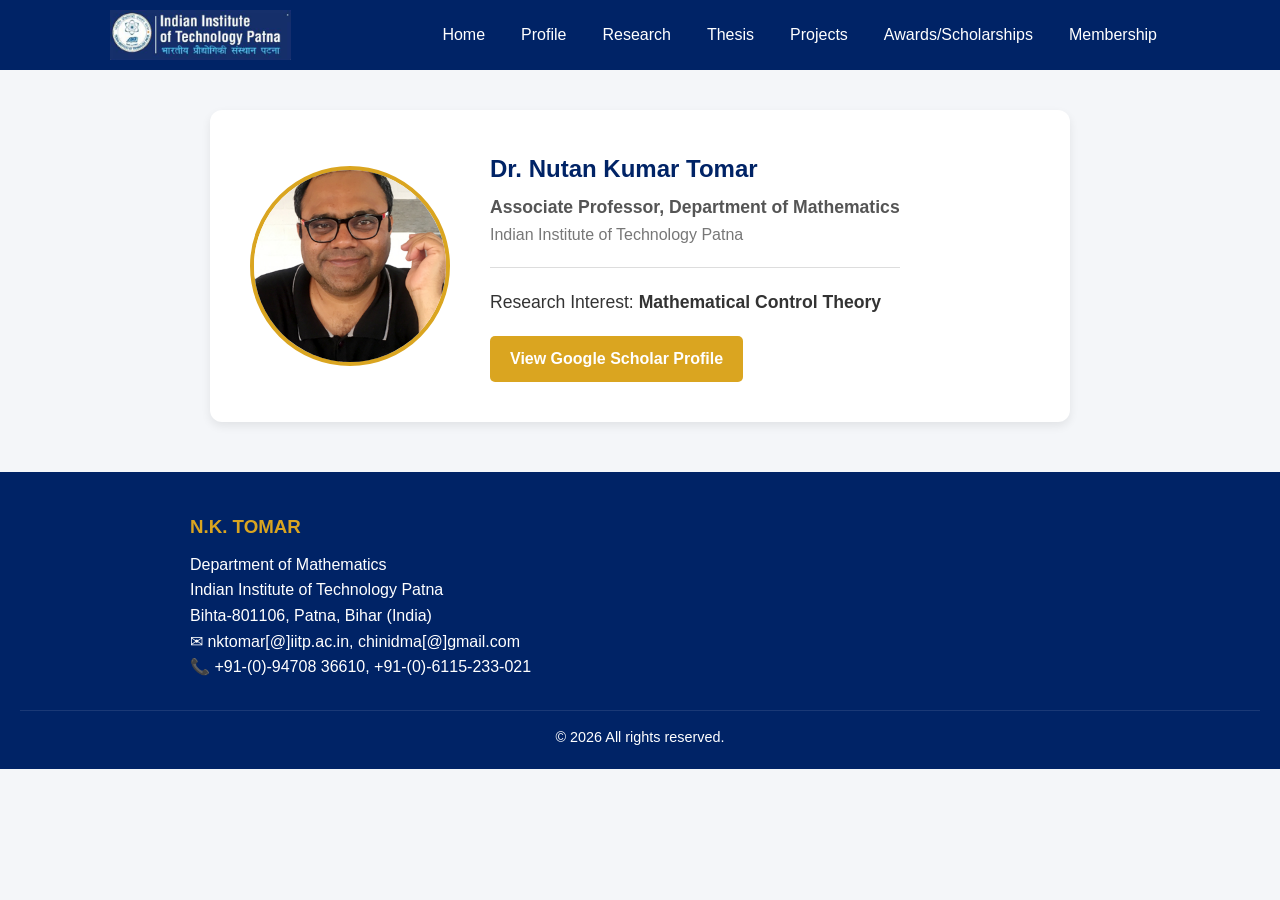
<file: index.html>
<!DOCTYPE html>
<html lang="en">
<head>
    <meta charset="UTF-8">
    <meta name="viewport" content="width=device-width, initial-scale=1.0">
    <title>N.K. Tomar | IIT Patna</title>
    <link rel="stylesheet" href="style1.css">
</head>
<body>

    <header>
        <div class="header-container">
            <img src="IITP1.jpg" alt="IIT Patna Logo" class="logo">
            <button class="menu-toggle" onclick="toggleMenu()">☰</button>
            <nav id="nav-menu">
                <ul>
                    <li><a href="index.html">Home</a></li>
                    <li><a href="profile.html" target="_blank">Profile</a></li>
                    <li><a href="research.html" target="_blank">Research</a></li>
                    <li><a href="thesis.html" target="_blank">Thesis</a></li>
                    <li><a href="projects.html" target="_blank">Projects</a></li>
                    <li><a href="awards.html" target="_blank">Awards/Scholarships</a></li>
                    <li><a href="memberships.html" target="_blank">Membership</a></li>
                </ul>
            </nav>
        </div>
    </header>

    <main>
        <section id="hero">
            <img src="nkt.jpg" alt="Dr. Nutan Kumar Tomar" class="profile-pic">
            <div class="details">
                <h1>Dr. Nutan Kumar Tomar</h1>
                <p class="title">Associate Professor, Department of Mathematics</p>
                <p class="institute">Indian Institute of Technology Patna</p>
                <hr>
                <p class="research-interest">Research Interest: <strong>Mathematical Control Theory</strong></p>
                <a href="https://scholar.google.co.in/citations?user=WHEUGkYAAAAJ&hl=en" target="_blank" class="scholar-link">View Google Scholar Profile</a>
            </div>
        </section>
    </main>

    <footer>
        <div class="footer-content">
            <div id="contact">
                <h3>N.K. TOMAR</h3>
                <p>Department of Mathematics<br>Indian Institute of Technology Patna</p>
                <p>Bihta-801106, Patna, Bihar (India)</p>
                <p>✉ nktomar[@]iitp.ac.in, chinidma[@]gmail.com</p>
                <p>📞 +91-(0)-94708 36610, +91-(0)-6115-233-021</p>
            </div>
        </div>
        <div class="footer-bottom">
            <p>&copy; 2026 All rights reserved.</p>
        </div>
    </footer>

    <script src="index.js"></script>
</body>
</html>
</file>
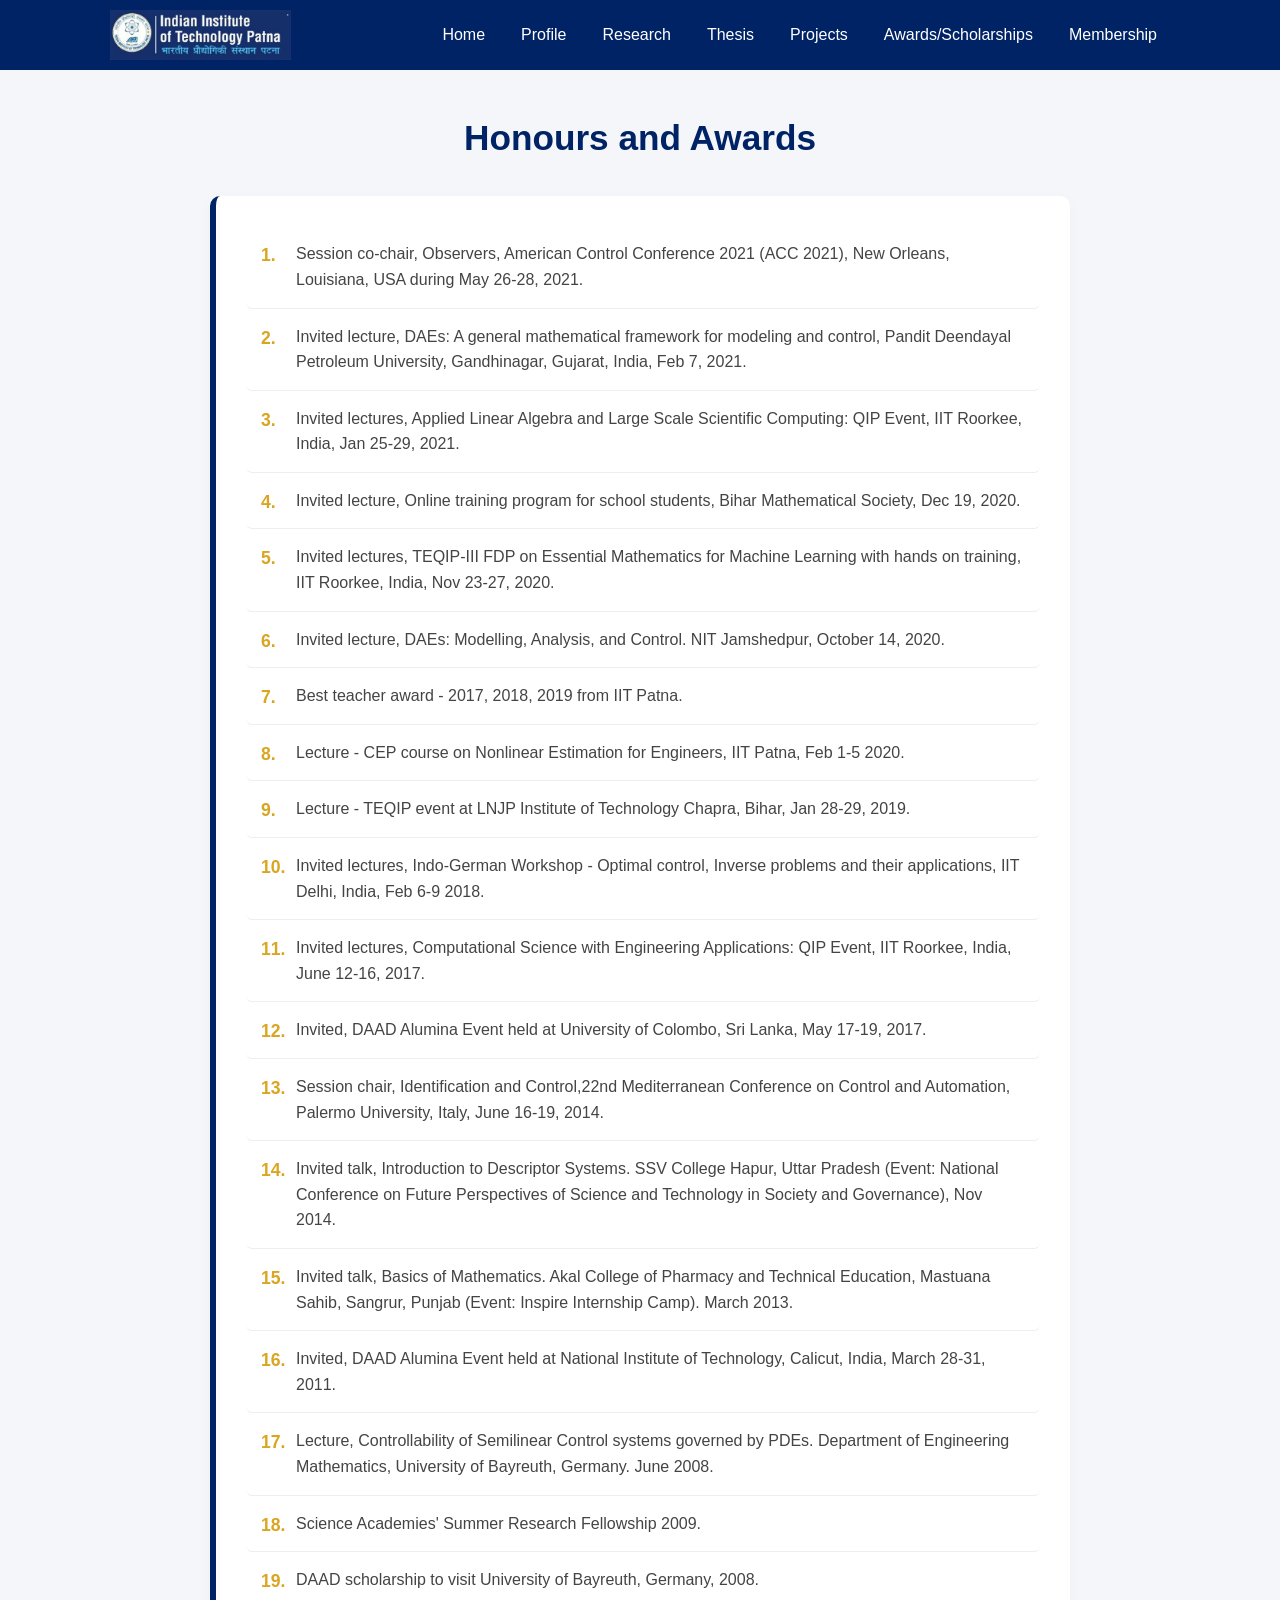
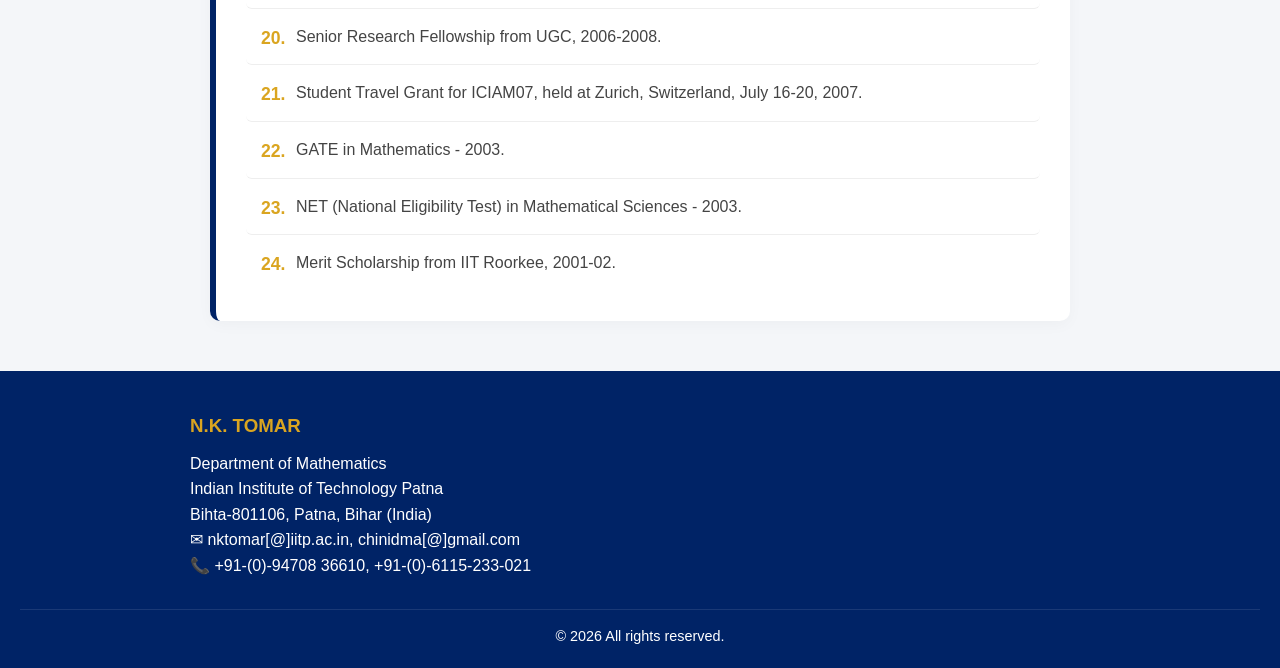
<file: awards.html>
<!DOCTYPE html>
<html lang="en">
<head>
    <meta charset="UTF-8">
    <meta name="viewport" content="width=device-width, initial-scale=1.0">
    <title>Awards- N.K. Tomar</title>
    <link rel="stylesheet" href="style1.css">
</head>
<body>
   <header>
        <div class="header-container">
            <img src="IITP1.jpg" alt="IIT Patna Logo" class="logo">
            <button class="menu-toggle" onclick="toggleMenu()">☰</button>
            <nav id="nav-menu">
                <ul>
                    <li><a href="index.html">Home</a></li>
                    <li><a href="profile.html" target="_blank">Profile</a></li>
                    <li><a href="research.html" target="_blank">Research</a></li>
                    <li><a href="thesis.html" target="_blank">Thesis</a></li>
                    <li><a href="projects.html" target="_blank">Projects</a></li>
                    <li><a href="awards.html" target="_blank">Awards/Scholarships</a></li>
                    <li><a href="memberships.html" target="_blank">Membership</a></li>
                </ul>
            </nav>
        </div>
    </header>
    <main class="pp">
        <h1 class="pt">Honours and Awards</h1>

        <section class="ic">
            <ul class="al">
                <li>Session co-chair, Observers, American Control Conference 2021 (ACC 2021), New Orleans, Louisiana, USA during May 26-28, 2021.</li>
                <li>Invited lecture, DAEs: A general mathematical framework for modeling and control, Pandit Deendayal Petroleum University, Gandhinagar, Gujarat, India, Feb 7, 2021.</li>
                <li>Invited lectures, Applied Linear Algebra and Large Scale Scientific Computing: QIP Event, IIT Roorkee, India, Jan 25-29, 2021.</li>
                <li>Invited lecture, Online training program for school students, Bihar Mathematical Society, Dec 19, 2020.</li>
                <li>Invited lectures, TEQIP-III FDP on Essential Mathematics for Machine Learning with hands on training, IIT Roorkee, India, Nov 23-27, 2020.</li>
                <li>Invited lecture, DAEs: Modelling, Analysis, and Control. NIT Jamshedpur, October 14, 2020.</li>
               <li>Best teacher award - 2017, 2018, 2019 from IIT Patna.</li> 
               <li>Lecture - CEP course on Nonlinear Estimation for Engineers, IIT Patna, Feb 1-5 2020.</li>
               <li>Lecture - TEQIP event at LNJP Institute of Technology Chapra, Bihar, Jan 28-29, 2019.</li>
               <li>Invited lectures, Indo-German Workshop - Optimal control, Inverse problems and their applications, IIT Delhi, India, Feb 6-9 2018.</li>
               <li>	Invited lectures, Computational Science with Engineering Applications: QIP Event, IIT Roorkee, India, June 12-16, 2017.</li>
               <li>Invited, DAAD Alumina Event held at University of Colombo, Sri Lanka, May 17-19, 2017.</li>
               <li>Session chair, Identification and Control,22nd Mediterranean Conference on Control and Automation, Palermo University, Italy, June 16-19, 2014.</li>
               <li>Invited talk, Introduction to Descriptor Systems. SSV College Hapur, Uttar Pradesh (Event: National Conference on Future Perspectives of Science and Technology in Society and Governance), Nov 2014.</li>
               <li>Invited talk, Basics of Mathematics. Akal College of Pharmacy and Technical Education, Mastuana Sahib, Sangrur, Punjab (Event: Inspire Internship Camp). March 2013.</li>
               <li>Invited, DAAD Alumina Event held at National Institute of Technology, Calicut, India, March 28-31, 2011.</li>
               <li>Lecture, Controllability of Semilinear Control systems governed by PDEs. Department of Engineering Mathematics, University of Bayreuth, Germany. June 2008.</li>
               <li>Science Academies' Summer Research Fellowship 2009.</li>
               <li>DAAD scholarship to visit University of Bayreuth, Germany, 2008.</li>
               <li>Senior Research Fellowship from UGC, 2006-2008.</li>
               <li>	Student Travel Grant for ICIAM07, held at Zurich, Switzerland, July 16-20, 2007.</li>
                <li>GATE in Mathematics - 2003.</li>
                <li>NET (National Eligibility Test) in Mathematical Sciences - 2003.</li>
                <li>Merit Scholarship from IIT Roorkee, 2001-02.</li>
            </ul>
        </section>
    </main>

    <footer>
        <div class="footer-content">
            <div id="contact">
                <h3>N.K. TOMAR</h3>
                <p>Department of Mathematics<br>Indian Institute of Technology Patna</p>
                <p>Bihta-801106, Patna, Bihar (India)</p>
                <p>✉ nktomar[@]iitp.ac.in, chinidma[@]gmail.com</p>
                <p>📞 +91-(0)-94708 36610, +91-(0)-6115-233-021</p>
            </div>
        </div>
        <div class="footer-bottom">
            <p>&copy; 2026 All rights reserved.</p>
        </div>
    </footer>
    <script src="index.js"></script>
</body>
</html>
</file>
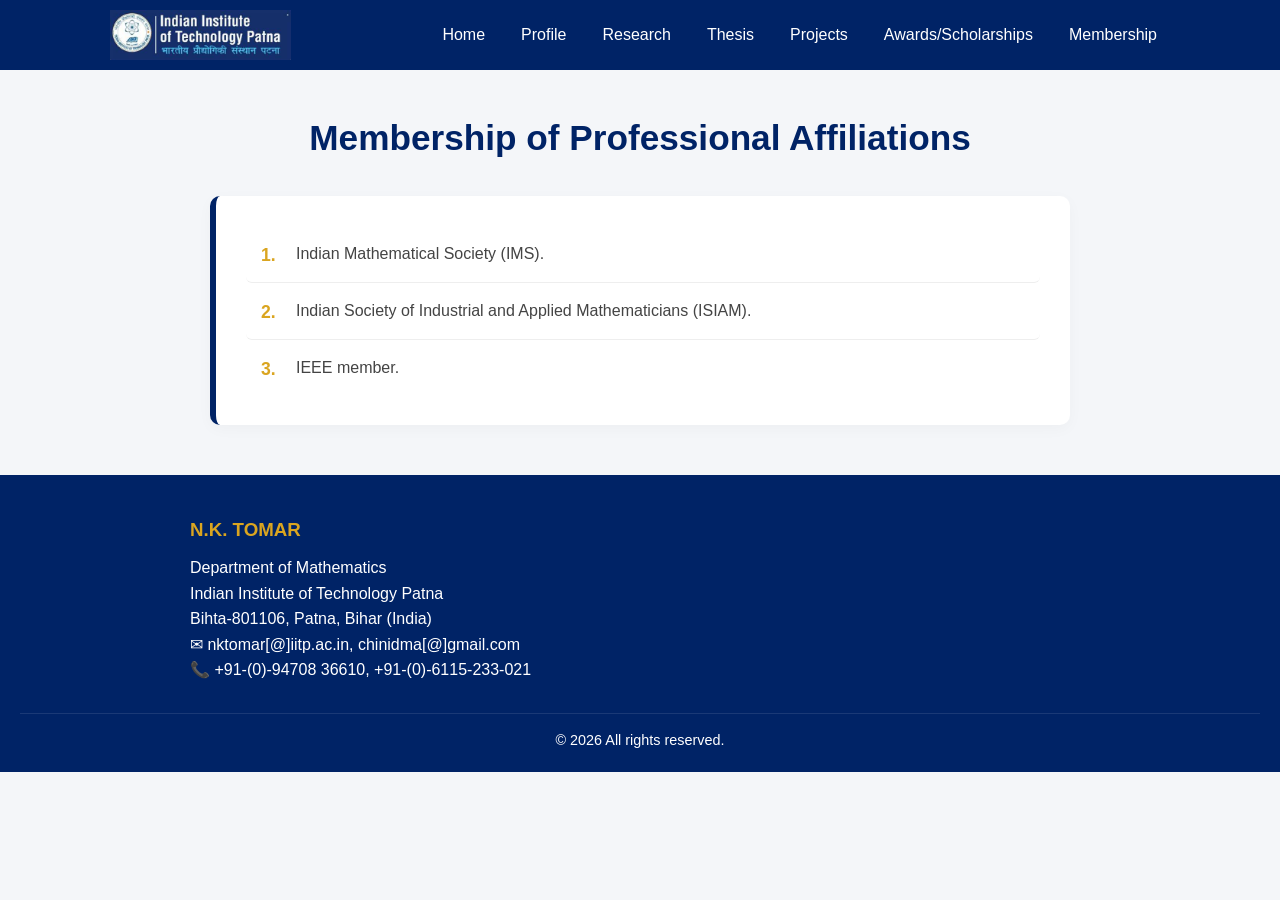
<file: memberships.html>
<!DOCTYPE html>
<html lang="en">
<head>
    <meta charset="UTF-8">
    <meta name="viewport" content="width=device-width, initial-scale=1.0">
    <title>Memberships-Dr. N.K. Tomar</title>
    <link rel="stylesheet" href="style1.css">
</head>
<body>
<header>
        <div class="header-container">
            <img src="IITP1.jpg" alt="IIT Patna Logo" class="logo">
            <button class="menu-toggle" onclick="toggleMenu()">☰</button>
            <nav id="nav-menu">
                <ul>
                    <li><a href="index.html">Home</a></li>
                    <li><a href="profile.html" target="_blank">Profile</a></li>
                    <li><a href="research.html" target="_blank">Research</a></li>
                    <li><a href="thesis.html" target="_blank">Thesis</a></li>
                    <li><a href="projects.html" target="_blank">Projects</a></li>
                    <li><a href="awards.html" target="_blank">Awards/Scholarships</a></li>
                    <li><a href="memberships.html" target="_blank">Membership</a></li>
                </ul>
            </nav>
        </div>
    </header>
    <main class="pp">
        <h1 class="pt">Membership of Professional Affiliations</h1>

        <section class="ic">
            <ul class="al">
                <li>Indian Mathematical Society (IMS).</li>
                <li>Indian Society of Industrial and Applied Mathematicians (ISIAM).</li>
                <li>IEEE member.</li>
            </ul>
        </section>
    </main>
 <footer>
        <div class="footer-content">
            <div id="contact">
                <h3>N.K. TOMAR</h3>
                <p>Department of Mathematics<br>Indian Institute of Technology Patna</p>
                <p>Bihta-801106, Patna, Bihar (India)</p>
                <p>✉ nktomar[@]iitp.ac.in, chinidma[@]gmail.com</p>
                <p>📞 +91-(0)-94708 36610, +91-(0)-6115-233-021</p>
            </div>
        </div>
        <div class="footer-bottom">
            <p>&copy; 2026 All rights reserved.</p>
        </div>
    </footer>
    <script src="index.js"></script>
</body>
</html>
</file>
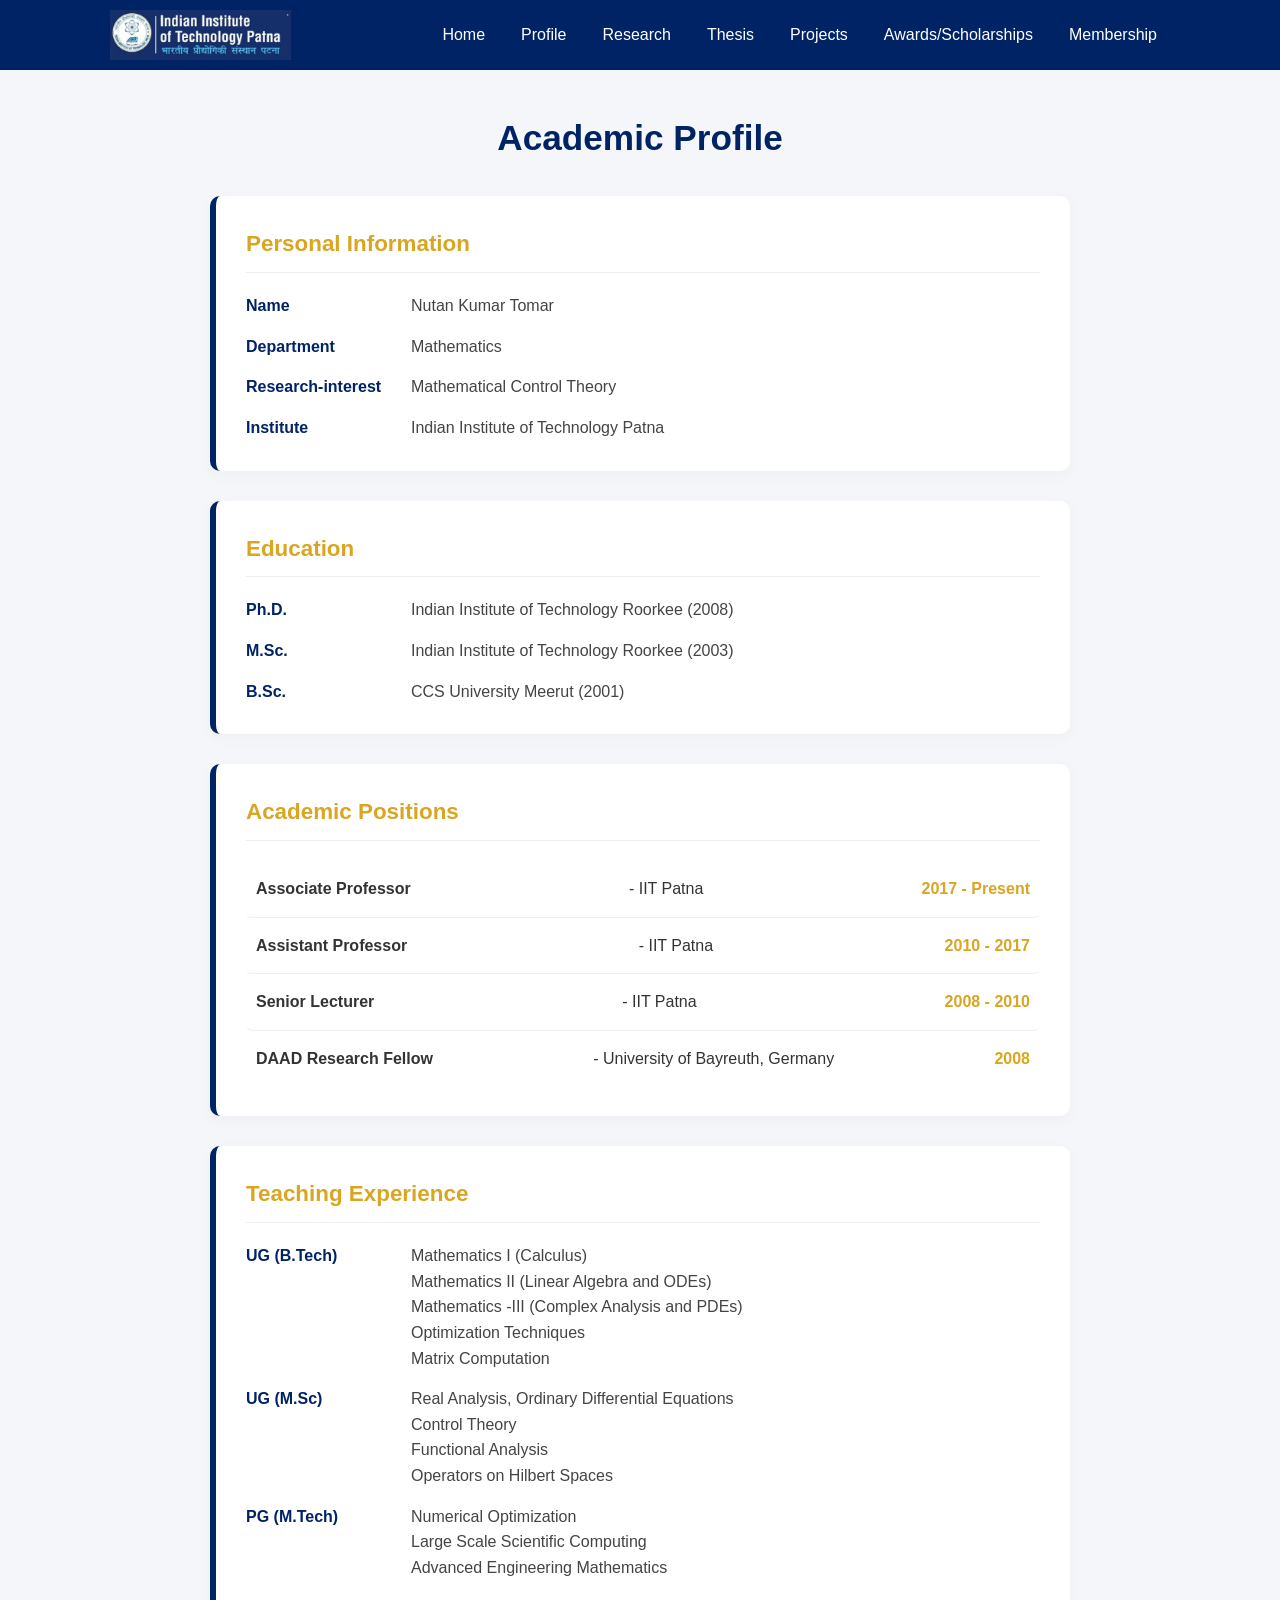
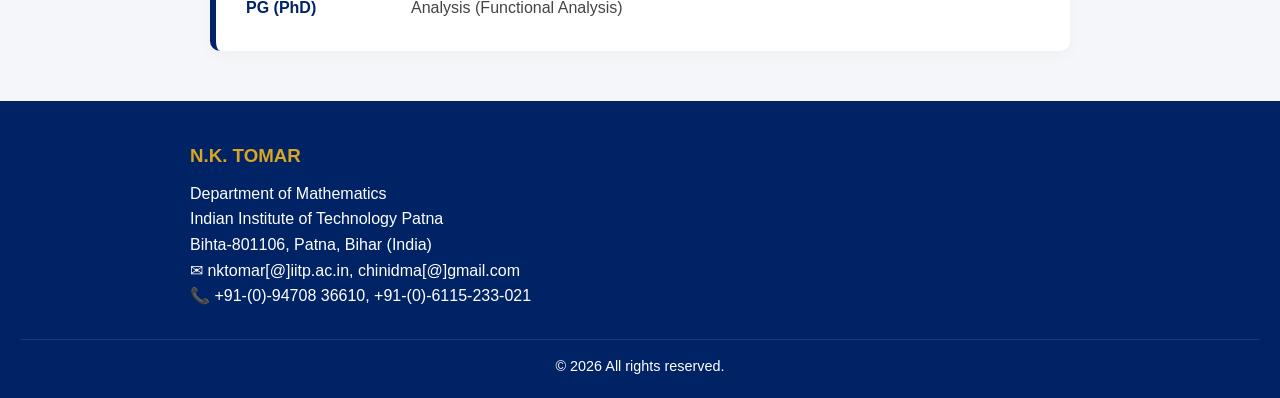
<file: profile.html>
<!DOCTYPE html>
<html lang="en">
<head>
    <meta charset="UTF-8">
    <meta name="viewport" content="width=device-width, initial-scale=1.0">
    <title>Dr. Nutan Kumar Tomar | IIT Patna</title>
    <link rel="stylesheet" href="style1.css">
</head>
<body>

    <header>
        <div class="header-container">
            <img src="IITP1.jpg" alt="IIT Patna Logo" class="logo">
            <button class="menu-toggle" onclick="toggleMenu()">☰</button>
            <nav id="nav-menu">
                <ul>
                    <li><a href="index.html">Home</a></li>
                    <li><a href="profile.html" target="_blank">Profile</a></li>
                    <li><a href="research.html" target="_blank">Research</a></li>
                    <li><a href="thesis.html" target="_blank">Thesis</a></li>
                    <li><a href="projects.html" target="_blank">Projects</a></li>
                    <li><a href="awards.html" target="_blank">Awards/Scholarships</a></li>
                    <li><a href="memberships.html" target="_blank">Membership</a></li>
                </ul>
            </nav>
        </div>
    </header>


    <!-- pp = profile-page, pt = page-title -->
    <main class="pp">
        <h1 class="pt">Academic Profile</h1>

        <!-- ic = info-card, ig = info-grid, il = info-label, iv = info-value -->
        <section class="ic">
            <h2>Personal Information</h2>
            <div class="ig">
                <div class="il">Name</div>
                <div class="iv">Nutan Kumar Tomar</div>
                
                <div class="il">Department</div>
                <div class="iv">Mathematics</div>
                
                <div class="il">Research-interest</div>
                <div class="iv">Mathematical Control Theory</div>
                <div class="il">Institute</div>
                <div class="iv">Indian Institute of Technology Patna</div>
            </div>
        </section>

        <section class="ic">
            <h2>Education</h2>
            <div class="ig">
                <div class="il">Ph.D.</div>
                <div class="iv">Indian Institute of Technology Roorkee (2008)</div>
                
                <div class="il">M.Sc.</div>
                <div class="iv">Indian Institute of Technology Roorkee (2003)</div>
                
                <div class="il">B.Sc.</div>
                <div class="iv">CCS University Meerut (2001)</div>
            </div>
        </section>

        <!-- tl = timeline-list, yr = year -->
        <section class="ic">
            <h2>Academic Positions</h2>
            <ul class="tl">
                <li>
                    <strong>Associate Professor</strong> - IIT Patna <span class="yr">2017 - Present</span>
                </li>
                <li>
                    <strong>Assistant Professor</strong> - IIT Patna <span class="yr">2010 - 2017</span>
                </li>
                <li>
                    <strong>Senior Lecturer</strong> - IIT Patna <span class="yr">2008 - 2010</span>
                </li>
                <li>
                    <strong>DAAD Research Fellow</strong> - University of Bayreuth, Germany <span class="yr">2008</span>
                </li>
            </ul>
        </section>
        
        <section class="ic">
            <h2>Teaching Experience</h2>
            <div class="ig">
                <div class="il">UG (B.Tech)</div>
                <div class="iv">Mathematics I (Calculus)<br>Mathematics II (Linear Algebra and ODEs)<br>Mathematics -III (Complex Analysis and PDEs)<br>Optimization Techniques<br>Matrix Computation</div>
                
                <div class="il">UG (M.Sc)</div>
                <div class="iv">Real Analysis, Ordinary Differential Equations<br>Control Theory<br>Functional Analysis<br>Operators on Hilbert Spaces</div>

                <div class="il">PG (M.Tech)</div>
                <div class="iv">Numerical Optimization<br>Large Scale Scientific Computing<br>Advanced Engineering Mathematics</div>

                <div class="il">PG (PhD)</div>
                <div class="iv">Analysis (Functional Analysis)</div>
            </div>
        </section>

    </main>

    
     <footer>
        <div class="footer-content">
            <div id="contact">
                <h3>N.K. TOMAR</h3>
                <p>Department of Mathematics<br>Indian Institute of Technology Patna</p>
                <p>Bihta-801106, Patna, Bihar (India)</p>
                <p>✉ nktomar[@]iitp.ac.in, chinidma[@]gmail.com</p>
                <p>📞 +91-(0)-94708 36610, +91-(0)-6115-233-021</p>
            </div>
        </div>
        <div class="footer-bottom">
            <p>&copy; 2026 All rights reserved.</p>
        </div>
    </footer>

    <script src="index.js"></script>
</body>
</html>
</file>
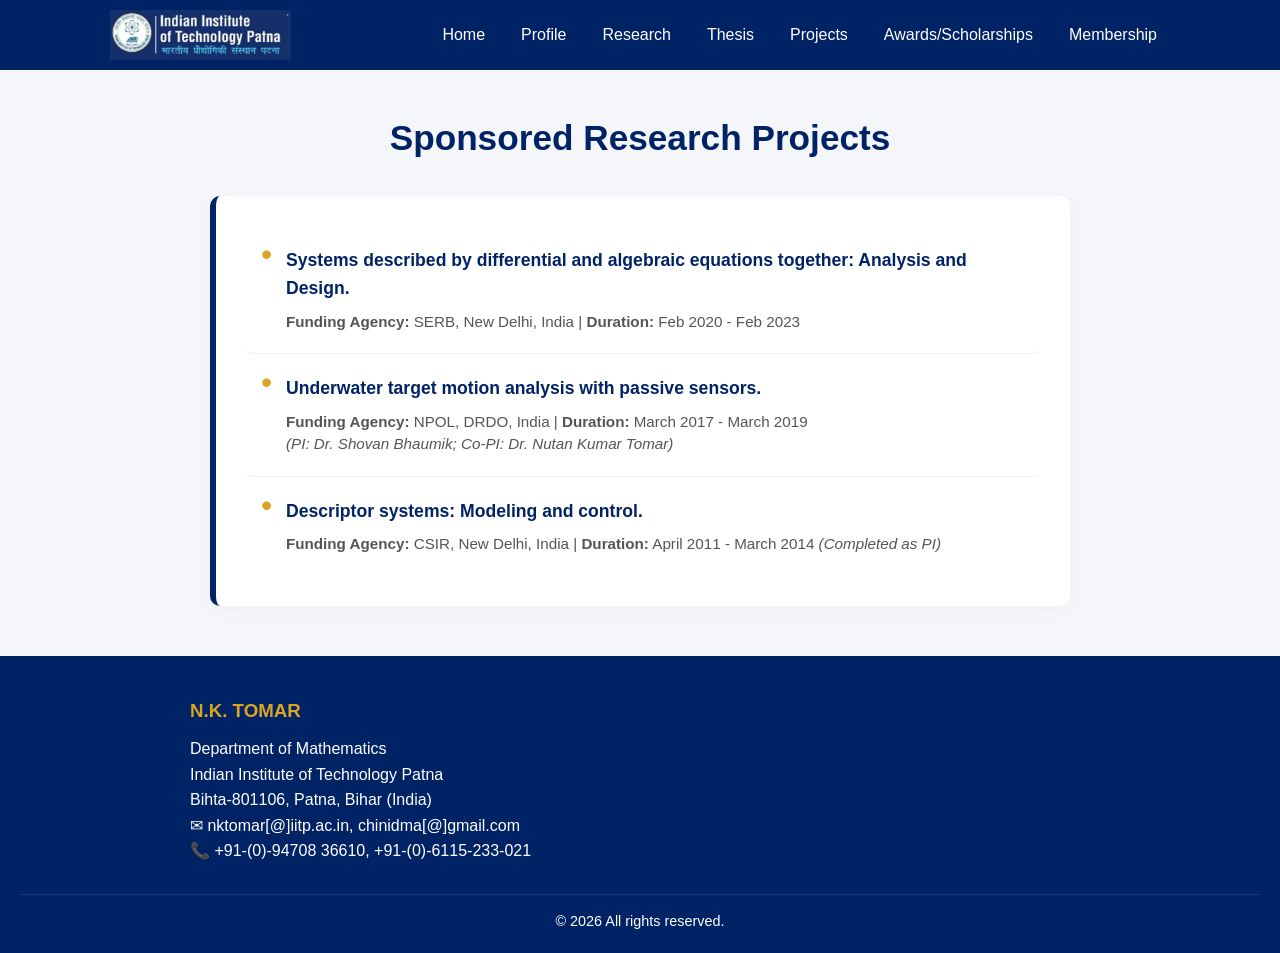
<file: projects.html>
<!DOCTYPE html>
<html lang="en">
<head>
    <meta charset="UTF-8">
    <meta name="viewport" content="width=device-width, initial-scale=1.0">
    <title>Projects - Dr. N.K. Tomar</title>
    <link rel="stylesheet" href="style1.css">
</head>
<body>
    <header>
        <div class="header-container">
            <img src="IITP1.jpg" alt="IIT Patna Logo" class="logo">
            <button class="menu-toggle" onclick="toggleMenu()">☰</button>
            <nav id="nav-menu">
                <ul>
                    <li><a href="index.html">Home</a></li>
                    <li><a href="profile.html" target="_blank">Profile</a></li>
                    <li><a href="research.html" target="_blank">Research</a></li>
                    <li><a href="thesis.html" target="_blank">Thesis</a></li>
                    <li><a href="projects.html" target="_blank">Projects</a></li>
                    <li><a href="awards.html" target="_blank">Awards/Scholarships</a></li>
                    <li><a href="memberships.html" target="_blank">Membership</a></li>
                </ul>
            </nav>
        </div>
    </header>

    <main class="pp">
        <h1 class="pt">Sponsored Research Projects</h1>

        <section class="ic">
            <ul class="pl">
                <li>
                    <span class="pl-title">Systems described by differential and algebraic equations together: Analysis and Design.</span>
                    <span class="pl-meta"><strong>Funding Agency:</strong> SERB, New Delhi, India | <strong>Duration:</strong> Feb 2020 - Feb 2023</span>
                </li>
                
                <li>
                    <span class="pl-title">Underwater target motion analysis with passive sensors.</span>
                    <span class="pl-meta"><strong>Funding Agency:</strong> NPOL, DRDO, India | <strong>Duration:</strong> March 2017 - March 2019</span>
                    <span class="pl-meta"><em>(PI: Dr. Shovan Bhaumik; Co-PI: Dr. Nutan Kumar Tomar)</em></span>
                </li>
                
                <li>
                    <span class="pl-title">Descriptor systems: Modeling and control.</span>
                    <span class="pl-meta"><strong>Funding Agency:</strong> CSIR, New Delhi, India | <strong>Duration:</strong> April 2011 - March 2014 <em>(Completed as PI)</em></span>
                </li>
            </ul>
        </section>
    </main>
     <footer>
        <div class="footer-content">
            <div id="contact">
                <h3>N.K. TOMAR</h3>
                <p>Department of Mathematics<br>Indian Institute of Technology Patna</p>
                <p>Bihta-801106, Patna, Bihar (India)</p>
                <p>✉ nktomar[@]iitp.ac.in, chinidma[@]gmail.com</p>
                <p>📞 +91-(0)-94708 36610, +91-(0)-6115-233-021</p>
            </div>
        </div>
        <div class="footer-bottom">
            <p>&copy; 2026 All rights reserved.</p>
        </div>
    </footer>

    <script src="index.js"></script>
</body>
</html>
</file>
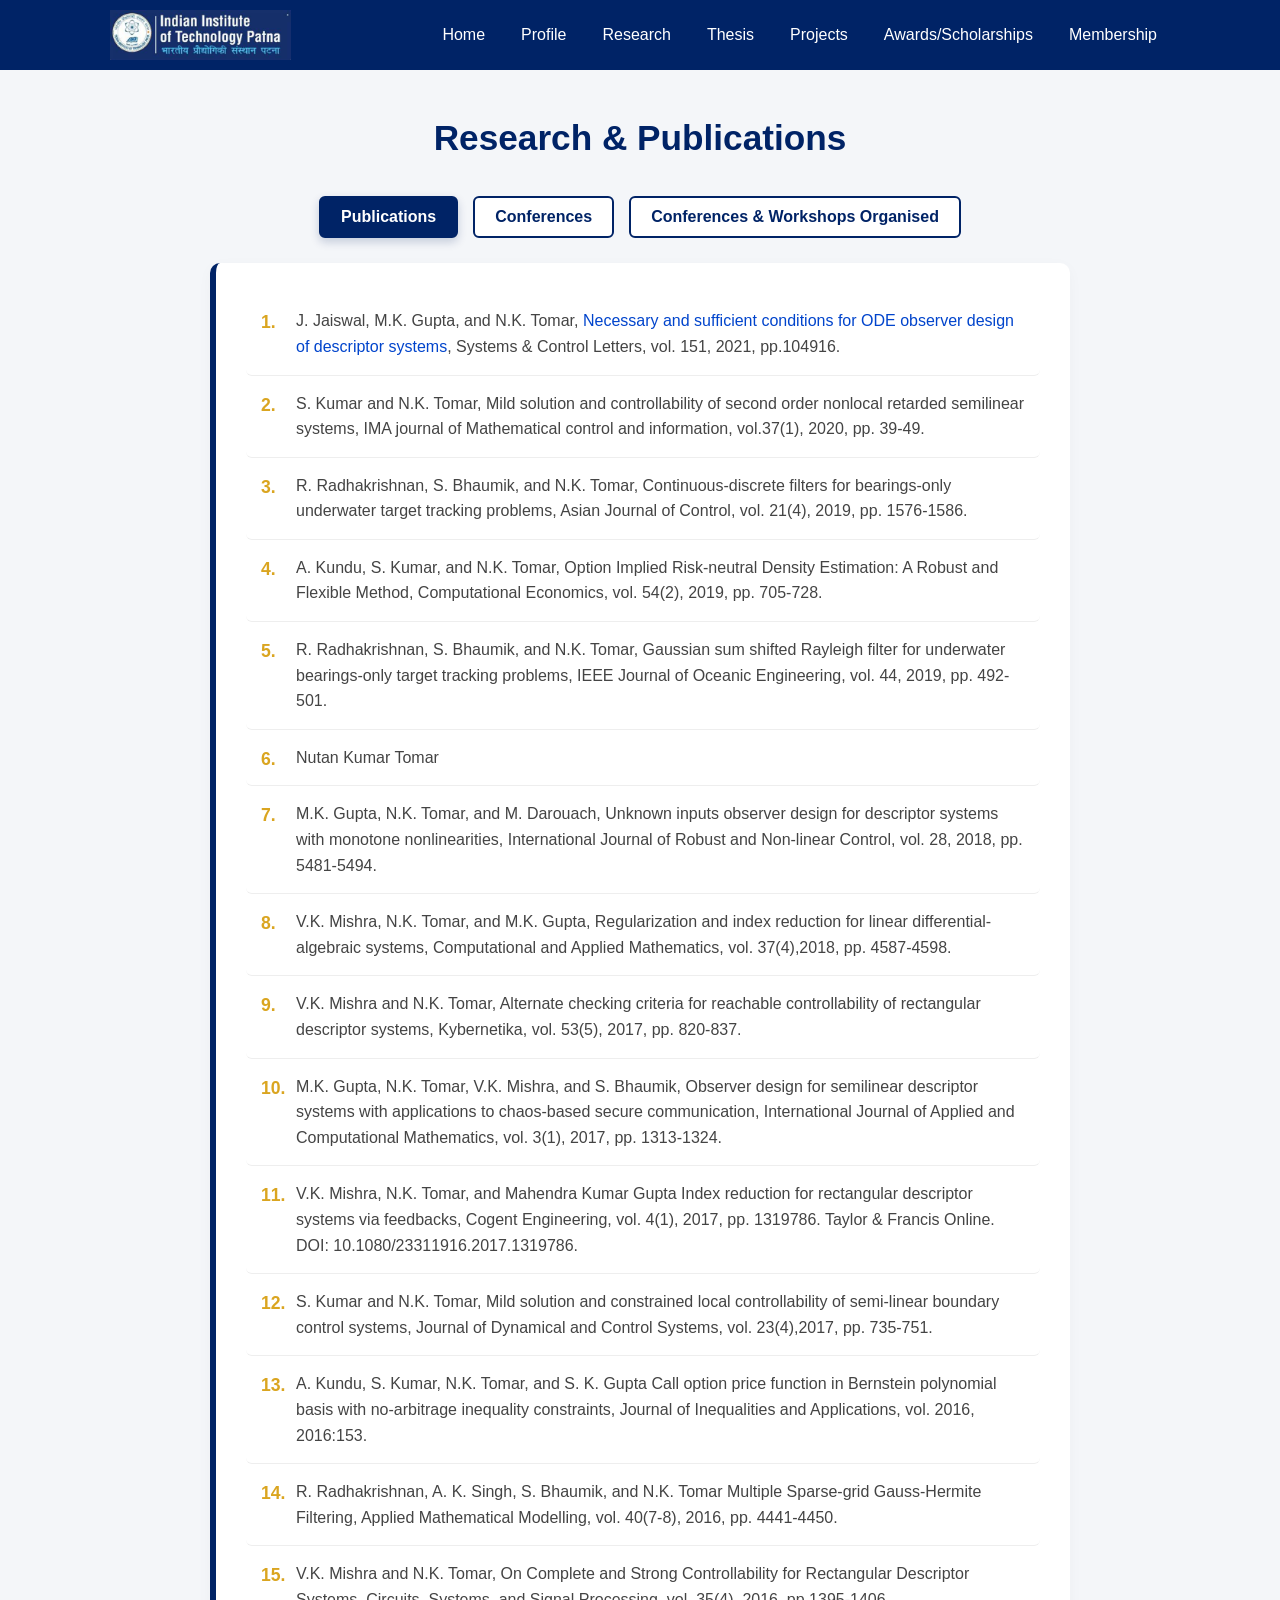
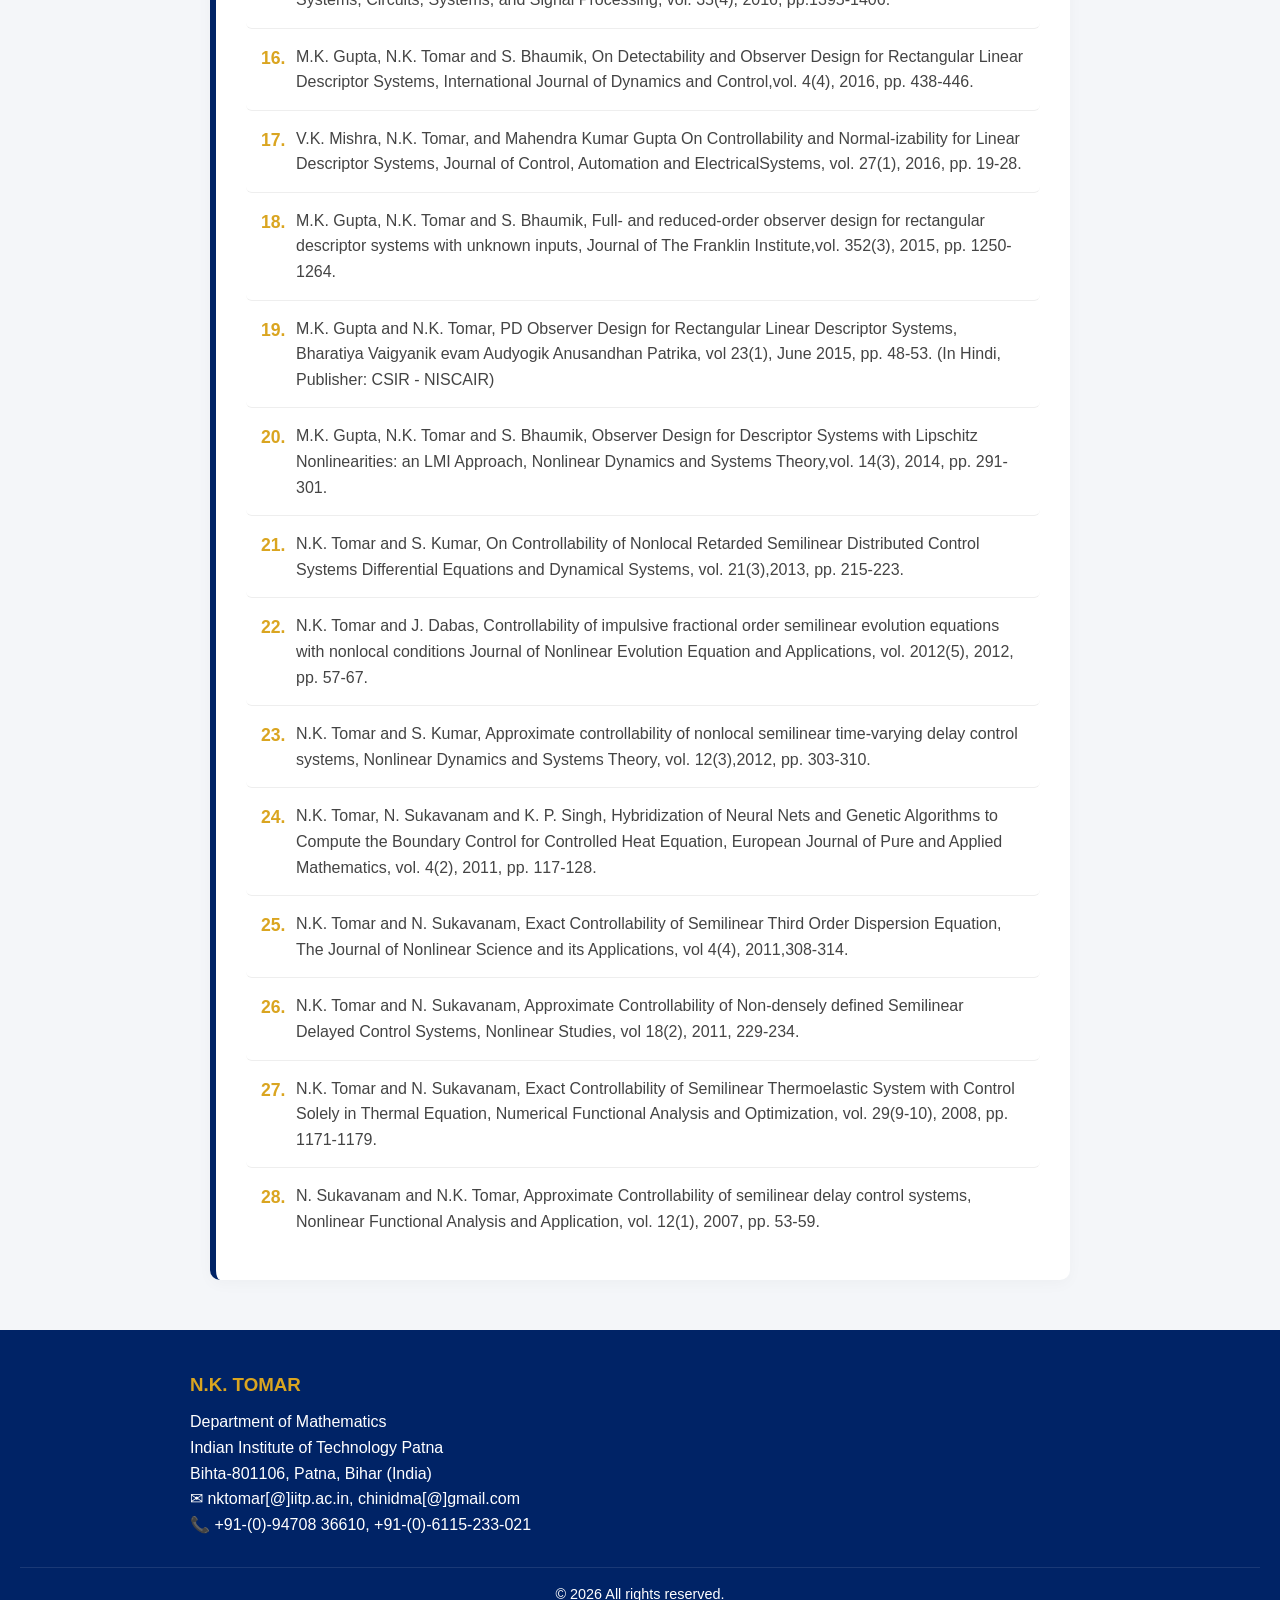
<file: research.html>
<!DOCTYPE html>
<html lang="en">
<head>
    <meta charset="UTF-8">
    <meta name="viewport" content="width=device-width, initial-scale=1.0">
    <title>Research - Dr. N.K. Tomar</title>
    <link rel="stylesheet" href="style1.css">
</head>
<body>
    
     <header>
        <div class="header-container">
            <img src="IITP1.jpg" alt="IIT Patna Logo" class="logo">
            <button class="menu-toggle" onclick="toggleMenu()">☰</button>
            <nav id="nav-menu">
                <ul>
                    <li><a href="index.html">Home</a></li>
                    <li><a href="profile.html" target="_blank">Profile</a></li>
                    <li><a href="research.html" target="_blank">Research</a></li>
                    <li><a href="thesis.html" target="_blank">Thesis</a></li>
                    <li><a href="projects.html" target="_blank">Projects</a></li>
                    <li><a href="awards.html" target="_blank">Awards/Scholarships</a></li>
                    <li><a href="memberships.html" target="_blank">Membership</a></li>
                </ul>
            </nav>
        </div>
    </header>

    <main class="pp">
        <h1 class="pt">Research & Publications</h1>

        <div class="tabs-container">
            <button class="tab-btn active" onclick="switchTab('publications')">Publications</button>
            <button class="tab-btn" onclick="switchTab('conferences')">Conferences</button>
            <button class="tab-btn" onclick="switchTab('workshops')">Conferences & Workshops Organised</button>
        </div>

        <section class="ic">
            <ul id="research-list" class="al">
                </ul>
        </section>
    </main>
  <footer>
        <div class="footer-content">
            <div id="contact">
                <h3>N.K. TOMAR</h3>
                <p>Department of Mathematics<br>Indian Institute of Technology Patna</p>
                <p>Bihta-801106, Patna, Bihar (India)</p>
                <p>✉ nktomar[@]iitp.ac.in, chinidma[@]gmail.com</p>
                <p>📞 +91-(0)-94708 36610, +91-(0)-6115-233-021</p>
            </div>
        </div>
        <div class="footer-bottom">
            <p>&copy; 2026 All rights reserved.</p>
        </div>
    </footer>
    <script src="index.js"></script>
</body>
</html>
</file>
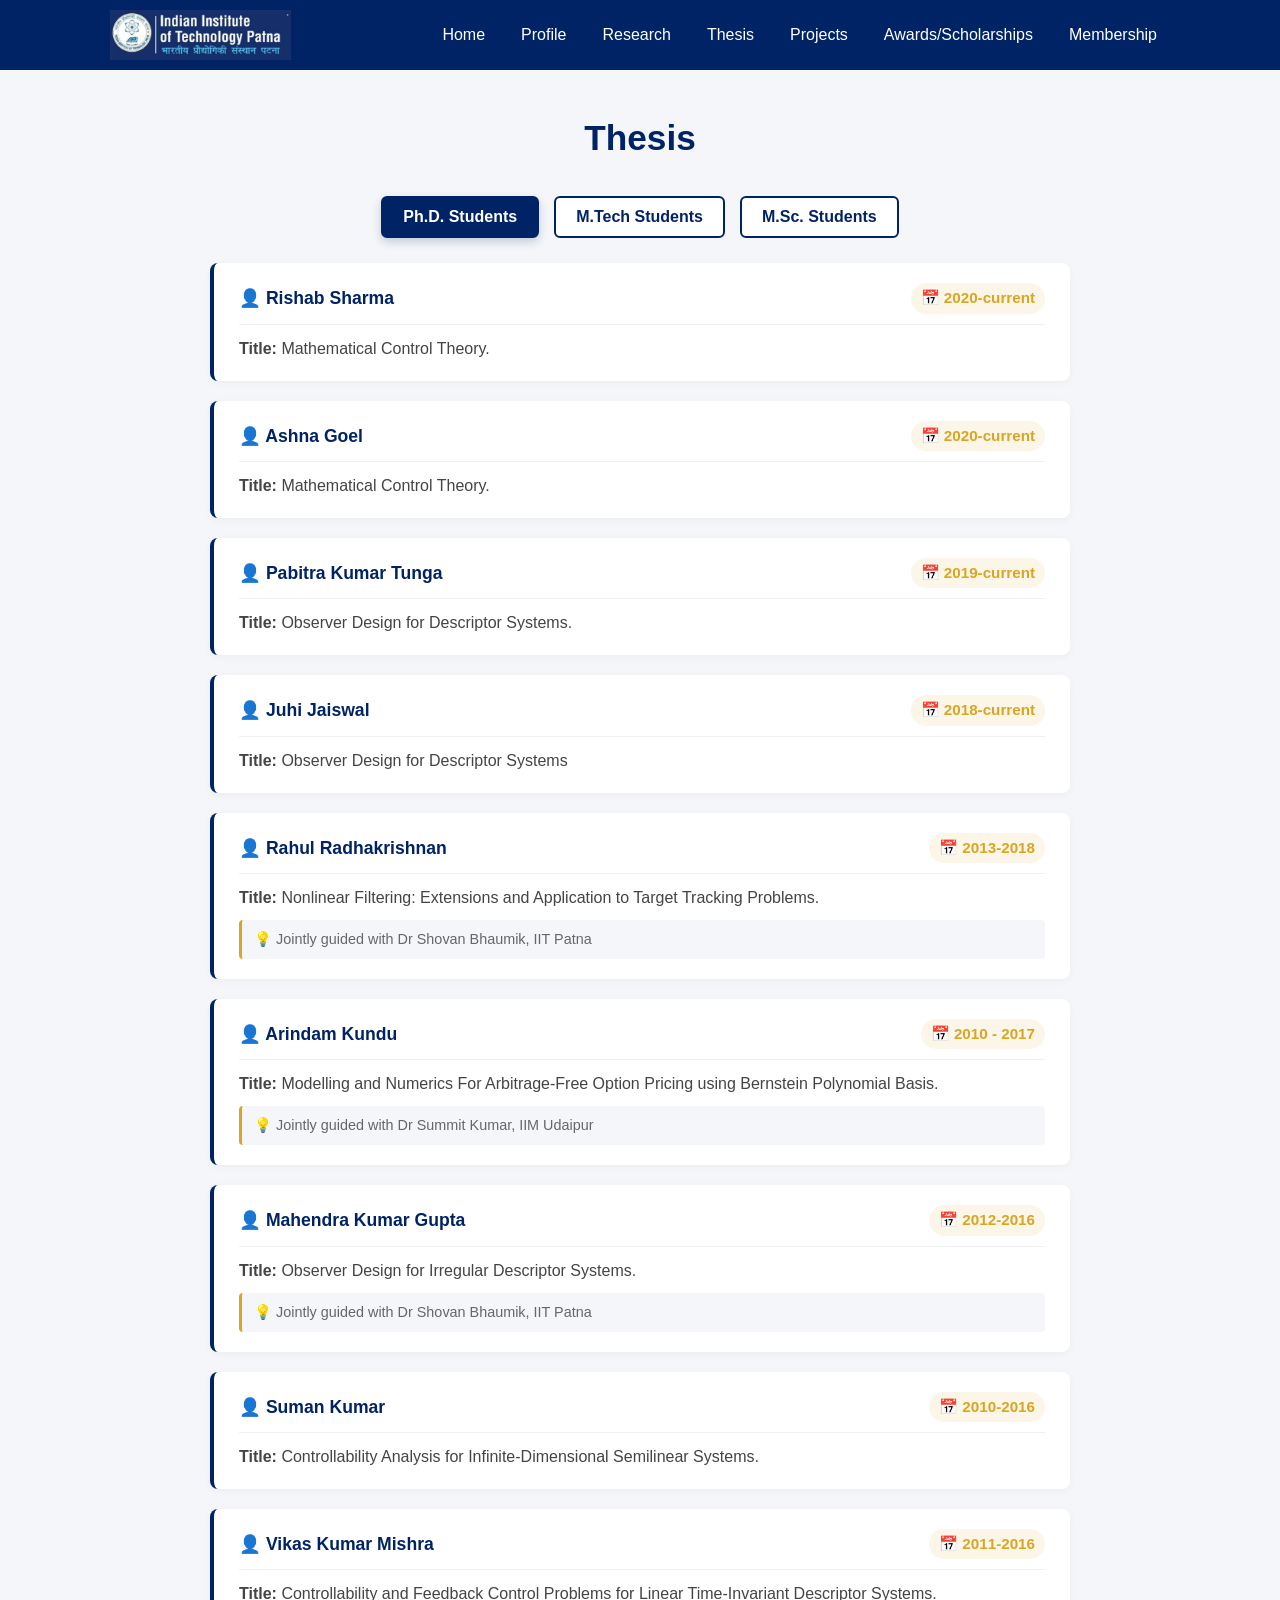
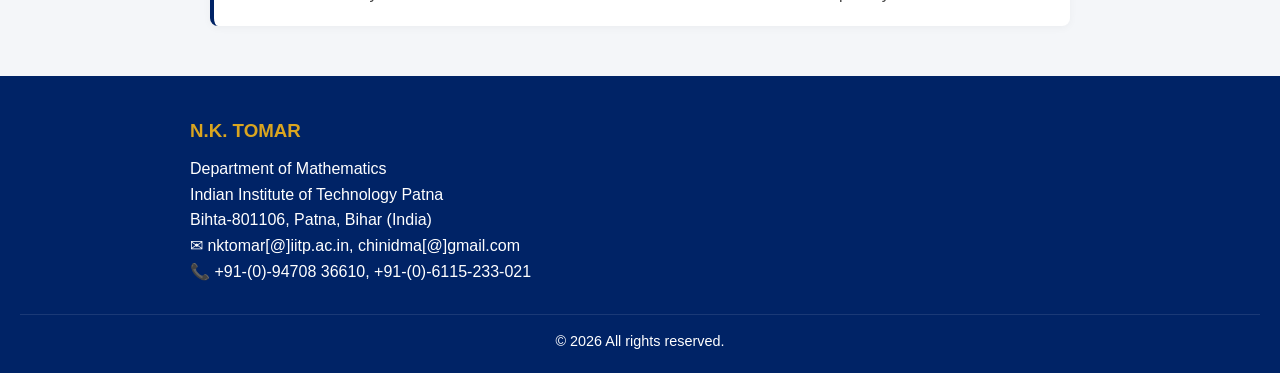
<file: thesis.html>
<!DOCTYPE html>
<html lang="en">
<head>
    <meta charset="UTF-8">
    <meta name="viewport" content="width=device-width, initial-scale=1.0">
    <title>Thesis-Dr.N.K. Tomar</title>
    <link rel="stylesheet" href="style1.css">
</head>
<body>

   
<header>
        <div class="header-container">
            <img src="IITP1.jpg" alt="IIT Patna Logo" class="logo">
            <button class="menu-toggle" onclick="toggleMenu()">☰</button>
            <nav id="nav-menu">
                <ul>
                    <li><a href="index.html">Home</a></li>
                    <li><a href="profile.html" target="_blank">Profile</a></li>
                    <li><a href="research.html" target="_blank">Research</a></li>
                    <li><a href="thesis.html" target="_blank">Thesis</a></li>
                    <li><a href="projects.html" target="_blank">Projects</a></li>
                    <li><a href="awards.html" target="_blank">Awards/Scholarships</a></li>
                    <li><a href="memberships.html" target="_blank">Membership</a></li>
                </ul>
            </nav>
        </div>
    </header>
    <main class="pp">
        <h1 class="pt">Thesis</h1>

        <!-- Tab Navigation -->
        <div class="tabs-container">
            <button class="tab-btn active" onclick="switchThesisTab('phd')">Ph.D. Students</button>
            <button class="tab-btn" onclick="switchThesisTab('mtech')">M.Tech Students</button>
            <button class="tab-btn" onclick="switchThesisTab('msc')">M.Sc. Students</button>
        </div>

        <!-- Dynamic Content Mount Target -->
        <div id="thesis-container">
            <!-- JavaScript will inject cards dynamically here -->
        </div>
    </main>

         <footer>
        <div class="footer-content">
            <div id="contact">
                <h3>N.K. TOMAR</h3>
                <p>Department of Mathematics<br>Indian Institute of Technology Patna</p>
                <p>Bihta-801106, Patna, Bihar (India)</p>
                <p>✉ nktomar[@]iitp.ac.in, chinidma[@]gmail.com</p>
                <p>📞 +91-(0)-94708 36610, +91-(0)-6115-233-021</p>
            </div>
        </div>
        <div class="footer-bottom">
            <p>&copy; 2026 All rights reserved.</p>
        </div>
    </footer>


    <script src="index.js"></script>
</body>
</html>
</file>
<file: style1.css>
/* Global Reset & Base Styles */
* {
    margin: 0;
    padding: 0;
    box-sizing: border-box;
}

html, body {
    overflow-x: hidden; /* Fixes horizontal scrolling */
    width: 100%;
    font-family: 'Segoe UI', Tahoma, Geneva, Verdana, sans-serif;
}

:root {
    --primary-navy: #002366;
    --accent-gold: #DAA520;
    --bg-light: #F4F6F9; 
    --text-dark: #333333;
    --text-light: #FFFFFF;
}

body {
    background-color: var(--bg-light);
    color: var(--text-dark);
    line-height: 1.6;
}

/* Header & Navigation */
header {
    background-color: var(--primary-navy);
    width: 100%;
    padding: 10px 0;
    position: relative; /* Required for mobile menu positioning */
    z-index: 1000;
}

.header-container {
    display: flex;
    align-items: center;
    justify-content: space-between;
    max-width: 1100px;
    margin: 0 auto;
    padding: 0 20px;
}

.logo {
    height: 50px;
    width: auto;
}

/* Desktop Navigation */
nav ul {
    display: flex;
    list-style: none;
    gap: 10px;
}

nav a {
    color: var(--text-light);
    text-decoration: none;
    padding: 8px 12px;
    border: 1px solid transparent;
    border-radius: 4px;
    transition: 0.3s;
    font-weight: 500;
}

nav a:hover {
    border-color: var(--accent-gold);
    color: var(--accent-gold);
    background-color: rgba(255, 255, 255, 0.05);
}

.menu-toggle {
    display: none; /* Hidden on desktop */
    background: none;
    border: none;
    color: var(--text-light);
    font-size: 2rem;
    cursor: pointer;
}

/* Main Layout & Hero Section */
main {
    max-width: 900px;
    margin: 40px auto;
    padding: 0 20px;
}

#hero {
    display: flex;
    align-items: center;
    gap: 40px;
    background-color: var(--text-light); 
    padding: 40px;
    border-radius: 12px;
    box-shadow: 0 4px 10px rgba(0,0,0,0.08);
}

.profile-pic {
    width: 200px;
    height: 200px;
    border-radius: 50%;
    object-fit: cover;
    flex-shrink: 0; /* PREVENTS THE IMAGE FROM SQUISHING */
    border: 4px solid var(--accent-gold);
}

.details h1 { color: var(--primary-navy); margin-bottom: 5px; }
.title { font-size: 1.1rem; color: #555; font-weight: bold; }
.institute { color: #777; margin-bottom: 15px; }
hr { border: 0; height: 1px; background: #ddd; margin: 20px 0; }
.research-interest { margin-bottom: 20px; font-size: 1.1rem; }

.scholar-link {
    display: inline-block;
    background-color: var(--accent-gold);
    color: var(--text-light);
    padding: 10px 20px;
    text-decoration: none;
    border-radius: 5px;
    font-weight: bold;
    transition: 0.3s;
}
.scholar-link:hover { background-color: #b8860b; }

/* Footer */
footer {
    background-color: var(--primary-navy);
    color: var(--text-light);
    padding: 40px 20px 20px;
    margin-top: 50px;
}

.footer-content {
    max-width: 900px;
    margin: 0 auto;
}

#contact h3 { color: var(--accent-gold); margin-bottom: 10px; }
.footer-bottom {
    text-align: center;
    border-top: 1px solid rgba(255,255,255,0.1);
    margin-top: 30px;
    padding-top: 15px;
    font-size: 0.9rem;
}

/* === MOBILE MEDIA QUERY === */
@media (max-width: 850px) {
    .menu-toggle {
        display: block; /* hamburger button */
    }

    /* Transforming nav into a dropdown menu */
    nav {
        display: none; /* Hidden by default on mobile */
        position: absolute;
        top: 100%; /* Places it right below the header */
        left: 0;
        width: 100%;
        background-color: var(--primary-navy);
        border-top: 1px solid rgba(255,255,255,0.1);
        box-shadow: 0 4px 6px rgba(0,0,0,0.2);
    }

    nav.active {
        display: block; /* Shown when 'active' class is added by JS */
    }

    nav ul {
        flex-direction: column;
        gap: 0;
    }

    nav a {
        display: block; /* Makes the whole row clickable */
        padding: 15px 20px;
        border: none;
        border-bottom: 1px solid rgba(255,255,255,0.05);
        border-radius: 0;
    }

    /* Stack the Hero Section */
    #hero {
        flex-direction: column;
        text-align: center;
        padding: 30px 20px;
    }
}

/*PROFILE*/

.pt {
    color: var(--primary-navy);
    text-align: center;
    margin-bottom: 30px;
    font-size: 2.2rem;
}

/* Enhanced Card Style */
.ic {
    background-color: var(--text-light); 
    padding: 30px; 
    margin-bottom: 30px;
    border-radius: 10px; 
    box-shadow: 0 4px 15px rgba(0,0,0,0.03); 
    border-left: 6px solid var(--primary-navy); 
    transition: transform 0.3s ease, box-shadow 0.3s ease; 
}

.ic:hover {
    transform: translateY(-5px); 
    box-shadow: 0 8px 25px rgba(0,0,0,0.08); 
}

.ic h2 {
    color: var(--accent-gold);
    margin-bottom: 20px;
    font-size: 1.4rem;
    border-bottom: 1px solid #eee;
    padding-bottom: 10px;
}


.ig {
    display: grid;
    grid-template-columns: 150px 1fr; 
    gap: 15px;
    align-items: start;
}

.il {
    font-weight: bold;
    color: var(--primary-navy);
}

.iv {
    color: #444;
}
/* --------------------------------------------------- */

/* Timeline / List Styles */
.tl {
    list-style: none;
    padding: 0;
}

.tl li {
    padding: 15px 10px; 
    border-bottom: 1px solid #eee; 
    display: flex;
    justify-content: space-between; 
    transition: all 0.2s ease; 
    border-radius: 6px;
}

.tl li:last-child {
    border-bottom: none;
}

.tl li:hover {
    background-color: #f8f9fa; 
    padding-left: 15px; 
}

.tl .yr {
    color: var(--accent-gold);
    font-weight: bold;
}

/* Mobile Responsiveness for Profile Grid */
@media (max-width: 768px) {
    .ig {
        grid-template-columns: 1fr;
        gap: 5px;
    }
    .il {
        margin-top: 10px;
    }
    .tl li {
        flex-direction: column;
    }
}
/*Projects.html*/
/* === PROJECTS PAGE STYLES === */
.pl {
    list-style: none;
    padding: 0;
}

.pl li {
    padding: 20px 20px 20px 40px; 
    border-bottom: 1px solid #eee;
    position: relative;
    transition: background-color 0.2s ease;
    border-radius: 6px;
}

/* Custom gold bullet point */
.pl li::before {
    content: "•";
    color: var(--accent-gold);
    font-size: 2rem;
    position: absolute;
    left: 15px;
    top: 12px;
    line-height: 1;
}

.pl li:last-child {
    border-bottom: none;
}

/* Hover effect */
.pl li:hover {
    background-color: #f8f9fa;
}


.pl-title {
    display: block;
    font-weight: 600;
    color: var(--primary-navy);
    font-size: 1.1rem;
    margin-bottom: 8px;
}

/* Styling the secondary information (Funding/Duration) */
.pl-meta {
    display: block;
    font-size: 0.95rem;
    color: #555;
    line-height: 1.5;
}


/* === AWARDS PAGE STYLES === */
.al {
    list-style: none; /* Removes default browser numbers */
    padding: 0;
    counter-reset: award-counter; /* Starts a custom numbering sequence */
}

.al li {
    padding: 15px 15px 15px 50px; /* Leaves space on the left for the number */
    border-bottom: 1px solid #eee;
    position: relative;
    transition: background-color 0.2s ease;
    border-radius: 6px;
    color: #444;
    line-height: 1.6;
}

/* Custom styling for the numbers */
.al li::before {
    counter-increment: award-counter; /* Increases the number by 1 for each row */
    content: counter(award-counter) "."; /* Displays the number with a period */
    color: var(--accent-gold); /* Colors the number gold */
    font-weight: bold;
    font-size: 1.1rem;
    position: absolute;
    left: 15px; /* Positions the number neatly on the left edge */
    top: 15px;
}

.al li:last-child {
    border-bottom: none;
}

/* Hover effect to match other pages */
.al li:hover {
    background-color: #f8f9fa;
}



/* === RESEARCH DASHBOARD TABS === */
.tabs-container {
    display: flex;
    justify-content: center;
    gap: 15px;
    margin-bottom: 25px;
    flex-wrap: wrap; /* Ensures buttons wrap cleanly on mobile viewports */
}

.tab-btn {
    background-color: var(--text-light);
    color: var(--primary-navy);
    border: 2px solid var(--primary-navy);
    padding: 10px 20px;
    font-size: 1rem;
    font-weight: 600;
    border-radius: 6px;
    cursor: pointer;
    transition: all 0.3s ease;
}

.tab-btn:hover {
    background-color: rgba(0, 35, 102, 0.05);
}

.tab-btn.active {
    background-color: var(--primary-navy);
    color: var(--text-light);
    border-color: var(--primary-navy);
    box-shadow: 0 4px 10px rgba(0, 35, 102, 0.2);
}

/* === DYNAMIC PUBLICATION LINK STYLES === */
.paper-link {
    color: #0044cc; /* Rich professional blue for readability */
    text-decoration: none;
    font-weight: 500;
    transition: color 0.2s ease, text-decoration 0.2s ease;
}

.paper-link:hover {
    color: var(--accent-gold);
    text-decoration: underline; /* Clear visual feedback on hover */
}



/* THESIS */


/* === STUDENT DASHBOARD CARD STYLES === */
.sc {
    background-color: var(--text-light);
    padding: 20px 25px;
    margin-bottom: 20px;
    border-radius: 8px;
    box-shadow: 0 2px 8px rgba(0,0,0,0.04);
    border-left: 4px solid var(--primary-navy);
    transition: transform 0.2s ease, box-shadow 0.2s ease;
}

.sc:hover {
    transform: translateX(4px); /* Clean, modern sideways slide action on focus */
    box-shadow: 0 4px 12px rgba(0,0,0,0.08);
}

.sc-header {
    display: flex;
    justify-content: space-between;
    align-items: center;
    border-bottom: 1px solid #f0f0f0;
    padding-bottom: 10px;
    margin-bottom: 12px;
    flex-wrap: wrap;
    gap: 10px;
}

.sc-name {
    font-weight: 600;
    color: var(--primary-navy);
    font-size: 1.1rem;
}

.sc-year {
    color: var(--accent-gold);
    font-weight: bold;
    font-size: 0.95rem;
    background-color: rgba(218, 165, 32, 0.1);
    padding: 3px 10px;
    border-radius: 20px;
}

.sc-title {
    color: #444;
    font-size: 1rem;
    line-height: 1.5;
}

.sc-meta {
    margin-top: 10px;
    font-size: 0.9rem;
    color: #666;
    background-color: var(--bg-light);
    padding: 8px 12px;
    border-radius: 4px;
    border-left: 3px solid var(--accent-gold);
}
</file>
